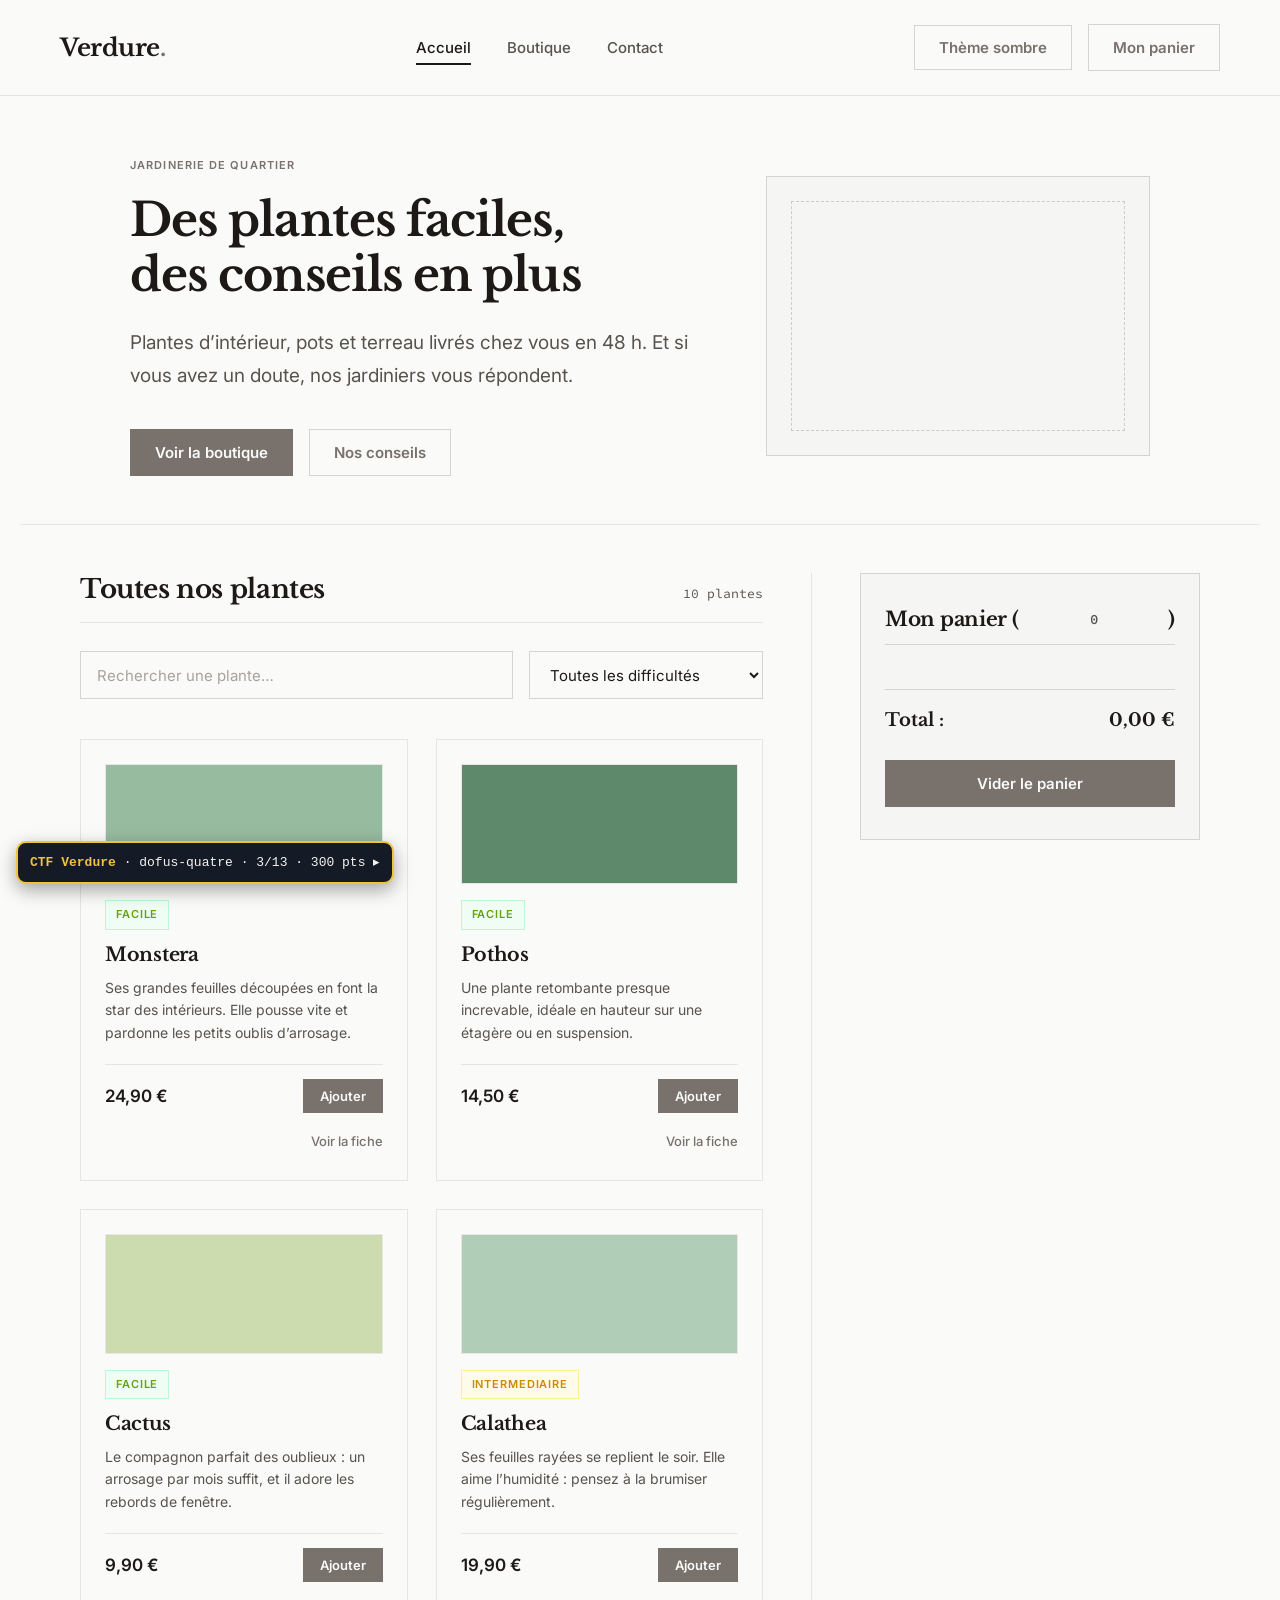
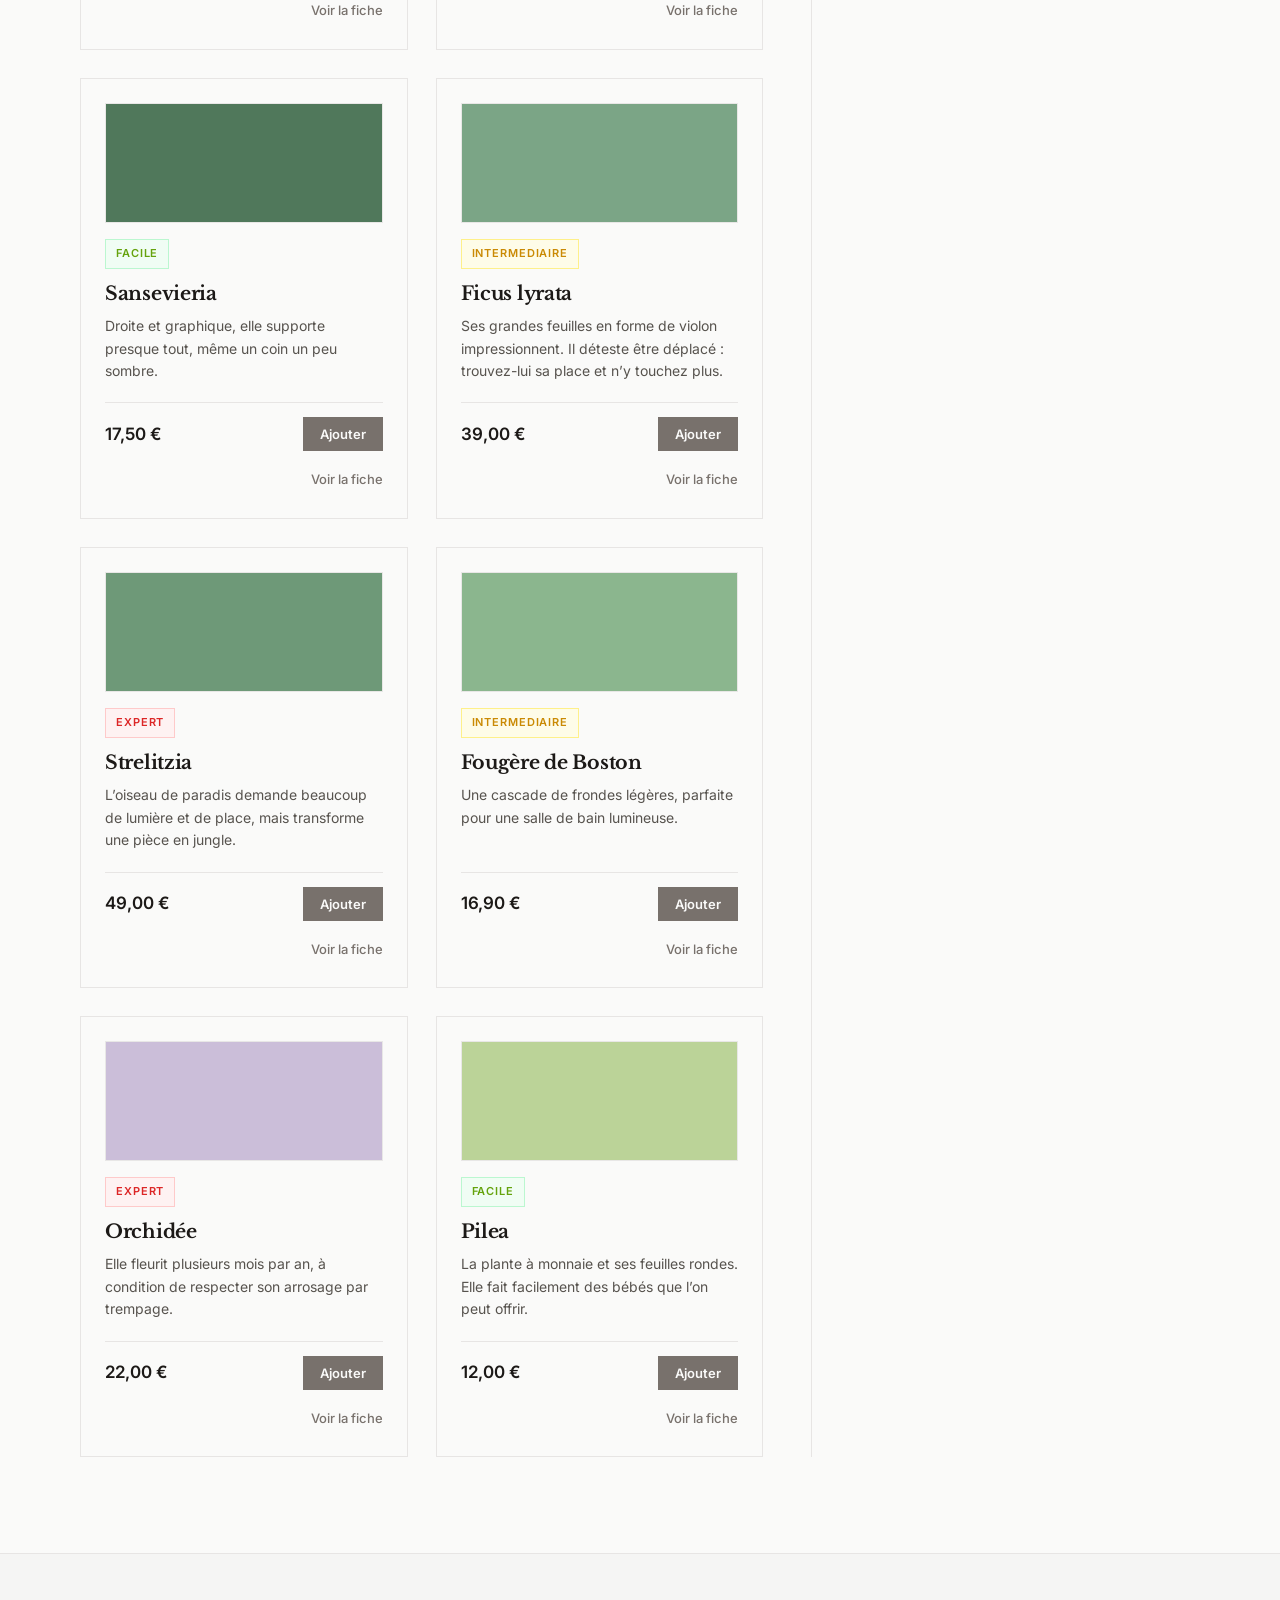
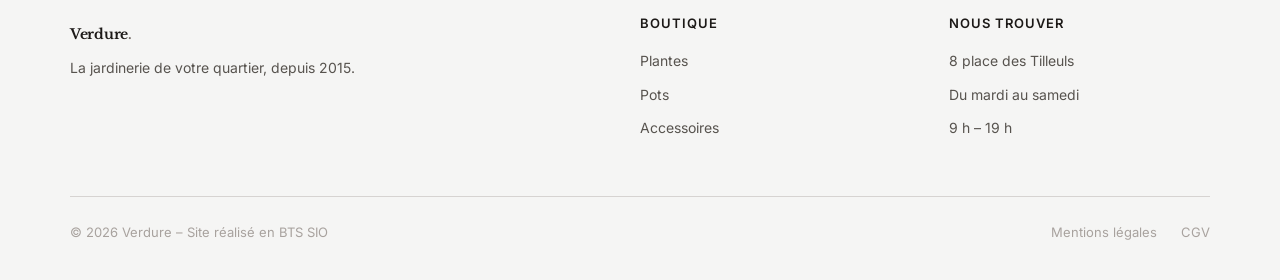
<file: index.html>
<!DOCTYPE html>
<html lang="fr">
<head>
  <meta charset="UTF-8">
  <title>Verdure – Jardinerie de quartier</title>
  <link rel="preconnect" href="https://fonts.googleapis.com">
  <link rel="preconnect" href="https://fonts.gstatic.com" crossorigin>
  <link href="https://fonts.googleapis.com/css2?family=Inter:wght@400;500;600;700&family=Libre+Baskerville:ital,wght@0,400;0,700;1,400&family=Source+Code+Pro:wght@400;600&display=swap" rel="stylesheet">
  <link rel="stylesheet" href="css/style.css">
  <!-- Scripts : ne pas changer l'ordre -->
  <script src="js/ctf-config.js"></script>
  <script src="js/plantes.js" defer></script>
  <script src="js/commun.js" defer></script>
  <script src="js/accueil.js" defer></script>
  <script src="js/ctf.js" defer></script>

</head>
<body>

  <header class="header">
    <a href="index.html" class="logo">Verdure<span>.</span></a>
    <nav>
      <ul class="menu">
        <li><a href="index.html" class="actif">Accueil</a></li>
        <li><a href="index.html#boutique">Boutique</a></li>
        <li><a href="contact.html">Contact</a></li>
      </ul>
    </nav>
    <div class="header-actions">
      <button type="button" class="bouton-theme" id="bouton-theme">Thème sombre</button>
      <a href="index.html#panier" class="bouton bouton-contour">Mon panier</a>
    </div>
  </header>

  <section class="hero">
    <div class="hero-texte">
      <p class="surtitre">Jardinerie de quartier</p>
      <h1>Des plantes faciles,<br>des conseils en plus</h1>
      <p class="intro">Plantes d’intérieur, pots et terreau livrés chez vous en 48 h. Et si vous avez un doute, nos jardiniers vous répondent.</p>
      <div class="hero-boutons">
        <a href="#boutique" class="bouton">Voir la boutique</a>
        <a href="#" class="bouton bouton-contour">Nos conseils</a>
      </div>
    </div>
    <div class="hero-image"></div>
  </section>

  <!-- ===================== BOUTIQUE ===================== -->
  <div class="boutique-page" id="boutique">

    <section class="boutique">
      <div class="boutique-entete">
        <h2>Toutes nos plantes</h2>
        <p class="nb-plantes" id="nb-plantes"></p>
      </div>
      <div class="outils">
        <input type="search" id="recherche" placeholder="Rechercher une plante…" aria-label="Rechercher une plante">
        <select id="filtre-difficulte" aria-label="Filtrer par difficulté">
          <option value="toutes">Toutes les difficultés</option>
          <option value="facile">Facile</option>
          <option value="intermediaire">Intermédiaire</option>
          <option value="expert">Expert</option>
        </select>
      </div>
      <!-- Les cartes sont créées en JavaScript à partir du tableau « plantes » -->
      <div class="produits" id="catalogue"></div>
    </section>

    <aside class="panier" id="panier">
      <h2>Mon panier (<span id="compteur-panier">0</span>)</h2>
      <ul class="panier-lignes" id="panier-lignes"></ul>
      <p class="panier-total">Total : <span id="panier-total">0,00 €</span></p>
      <button type="button" class="bouton" id="vider-panier">Vider le panier</button>
    </aside>

  </div>

  <footer class="footer">
    <div class="footer-haut">
      <div class="footer-marque">
        <p class="logo">Verdure<span>.</span></p>
        <p>La jardinerie de votre quartier, depuis 2015.</p>
      </div>
      <div class="footer-colonne">
        <h4>Boutique</h4>
        <ul>
          <li><a href="#">Plantes</a></li>
          <li><a href="#">Pots</a></li>
          <li><a href="#">Accessoires</a></li>
        </ul>
      </div>
      <div class="footer-colonne">
        <h4>Nous trouver</h4>
        <ul>
          <li>8 place des Tilleuls</li>
          <li>Du mardi au samedi</li>
          <li>9 h – 19 h</li>
        </ul>
      </div>
    </div>
    <div class="footer-bas">
      <p>© 2026 Verdure – Site réalisé en BTS SIO</p>
      <ul class="footer-liens">
        <li><a href="#">Mentions légales</a></li>
        <li><a href="#">CGV</a></li>
      </ul>
    </div>
  </footer>

</body>
</html>
</file>
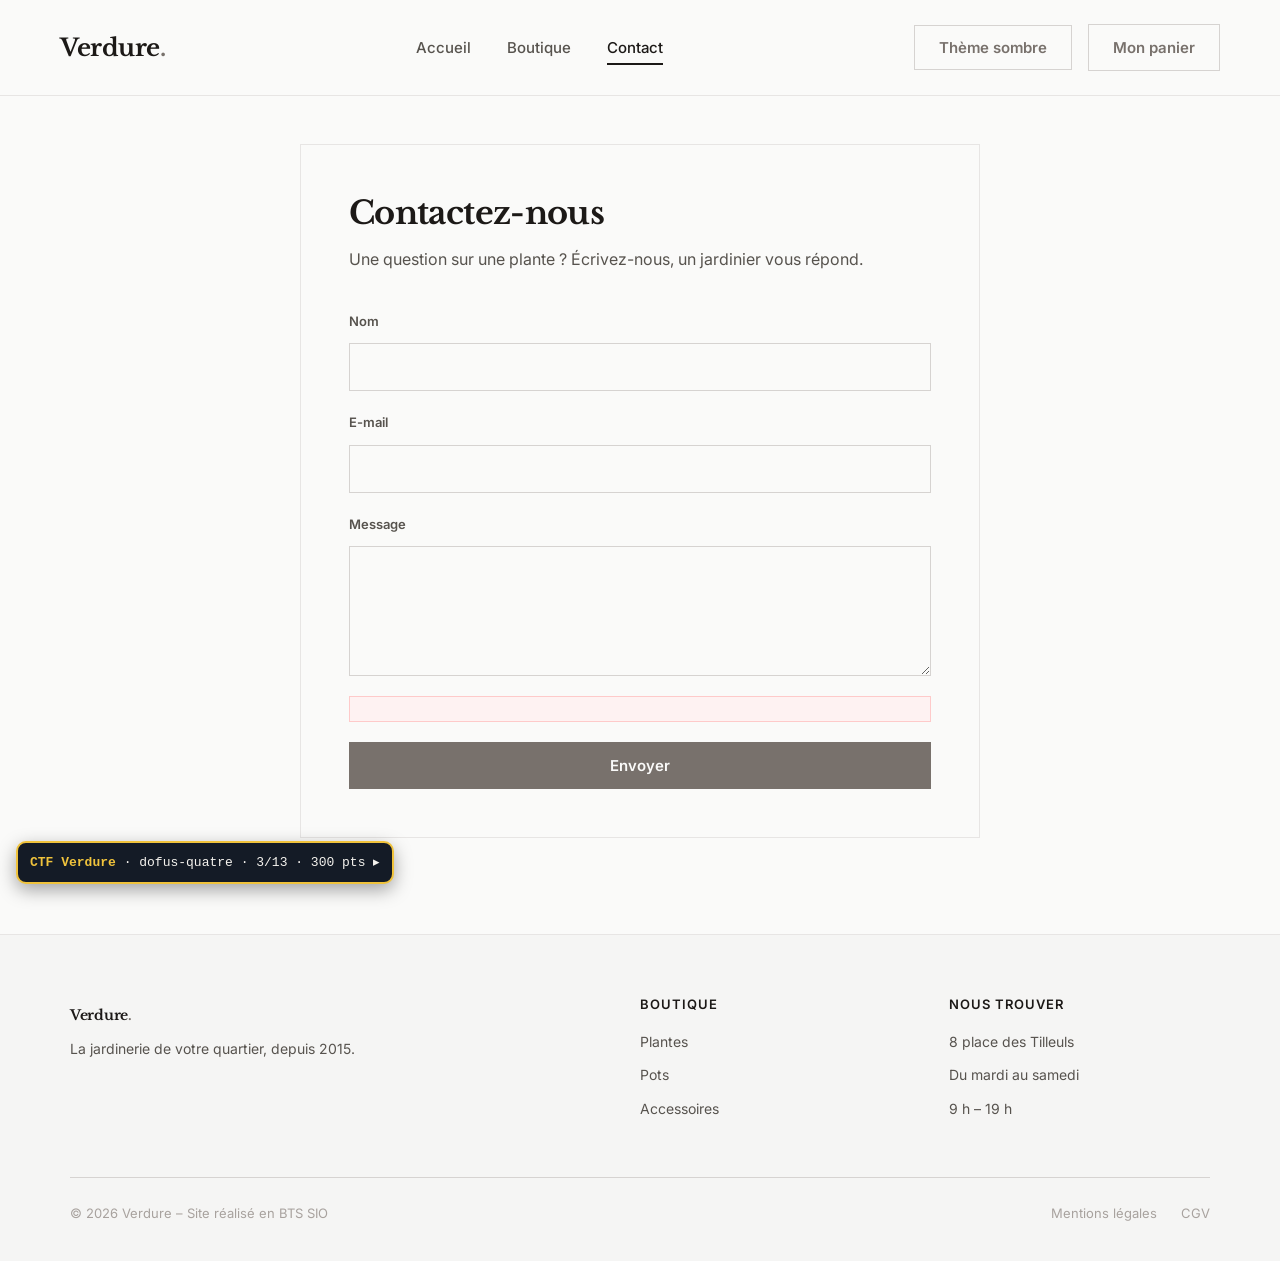
<file: contact.html>
<!DOCTYPE html>
<html lang="fr">
<head>
  <meta charset="UTF-8">
  <title>Contact – Verdure</title>
  <link rel="preconnect" href="https://fonts.googleapis.com">
  <link rel="preconnect" href="https://fonts.gstatic.com" crossorigin>
  <link href="https://fonts.googleapis.com/css2?family=Inter:wght@400;500;600;700&family=Libre+Baskerville:ital,wght@0,400;0,700;1,400&family=Source+Code+Pro:wght@400;600&display=swap" rel="stylesheet">
  <link rel="stylesheet" href="css/style.css">
  <!-- Scripts : ne pas changer l'ordre -->
  <script src="js/ctf-config.js"></script>
  <script src="js/plantes.js" defer></script>
  <script src="js/commun.js" defer></script>
  <script src="js/contact.js" defer></script>
  <script src="js/ctf.js" defer></script>
</head>
<body>

  <header class="header">
    <a href="index.html" class="logo">Verdure<span>.</span></a>
    <nav>
      <ul class="menu">
        <li><a href="index.html">Accueil</a></li>
        <li><a href="index.html#boutique">Boutique</a></li>
        <li><a href="contact.html" class="actif">Contact</a></li>
      </ul>
    </nav>
    <div class="header-actions">
      <button type="button" class="bouton-theme" id="bouton-theme">Thème sombre</button>
      <a href="index.html#panier" class="bouton bouton-contour">Mon panier</a>
    </div>
  </header>

  <main class="contact">
    <h1>Contactez-nous</h1>
    <p class="contact-intro">Une question sur une plante ? Écrivez-nous, un jardinier vous répond.</p>

    <form class="formulaire" id="contact" novalidate>
      <label for="contact-nom">Nom</label>
      <input type="text" id="contact-nom">

      <label for="contact-email">E-mail</label>
      <input type="email" id="contact-email">

      <label for="contact-message">Message</label>
      <textarea id="contact-message" rows="5"></textarea>

      <p class="erreur" id="contact-erreur"></p>
      <button type="submit" class="bouton">Envoyer</button>
    </form>

    <div class="confirmation" id="contact-confirmation" hidden></div>
  </main>

  <footer class="footer">
    <div class="footer-haut">
      <div class="footer-marque">
        <p class="logo">Verdure<span>.</span></p>
        <p>La jardinerie de votre quartier, depuis 2015.</p>
      </div>
      <div class="footer-colonne">
        <h4>Boutique</h4>
        <ul>
          <li><a href="#">Plantes</a></li>
          <li><a href="#">Pots</a></li>
          <li><a href="#">Accessoires</a></li>
        </ul>
      </div>
      <div class="footer-colonne">
        <h4>Nous trouver</h4>
        <ul>
          <li>8 place des Tilleuls</li>
          <li>Du mardi au samedi</li>
          <li>9 h – 19 h</li>
        </ul>
      </div>
    </div>
    <div class="footer-bas">
      <p>© 2026 Verdure – Site réalisé en BTS SIO</p>
      <ul class="footer-liens">
        <li><a href="#">Mentions légales</a></li>
        <li><a href="#">CGV</a></li>
      </ul>
    </div>
  </footer>

</body>
</html>
</file>
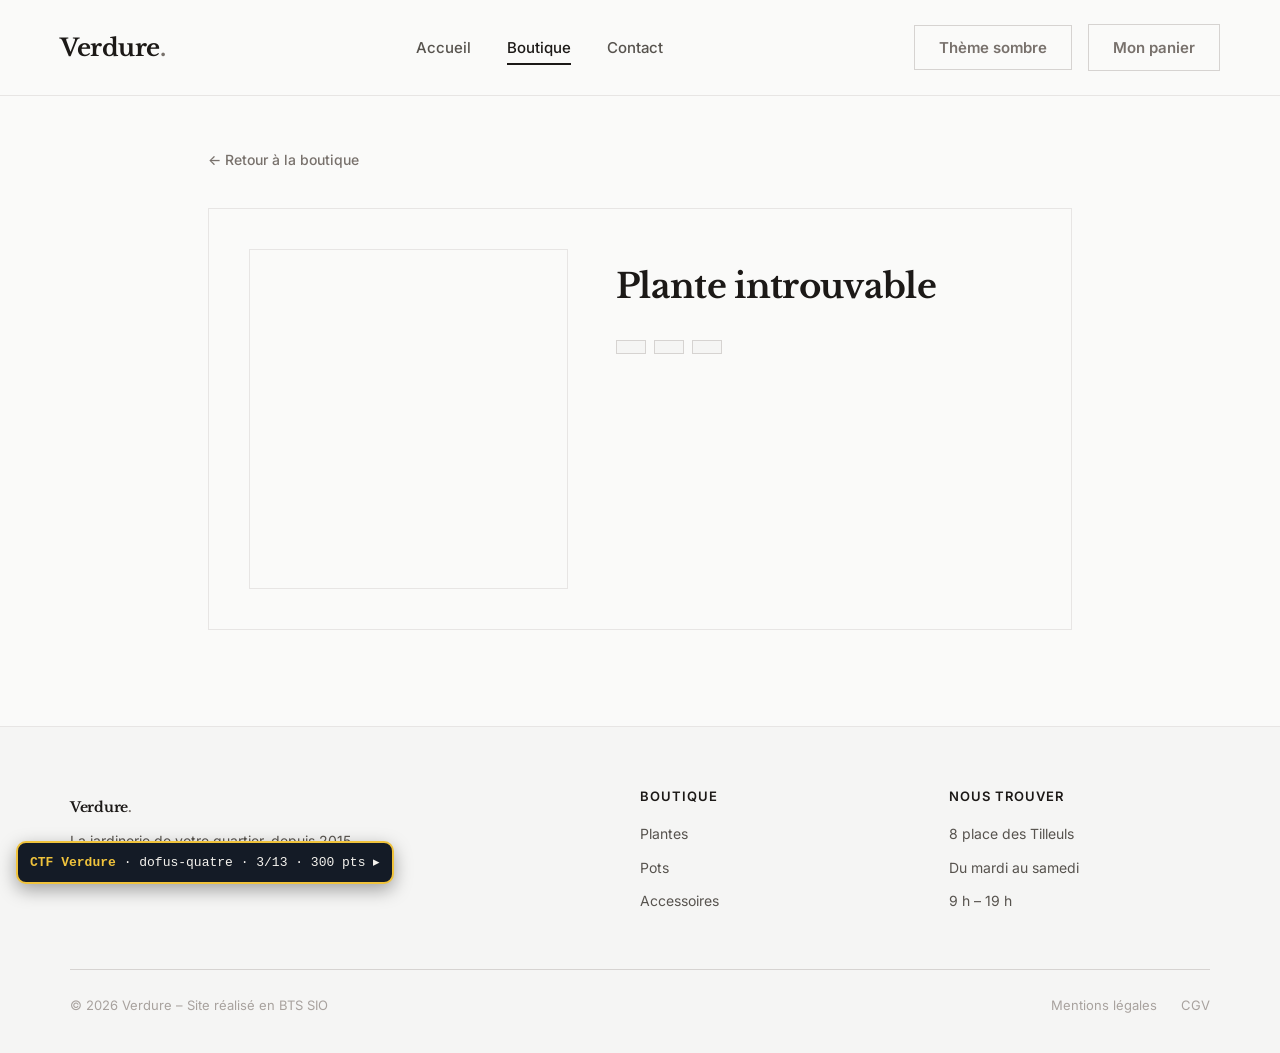
<file: plante.html>
<!DOCTYPE html>
<html lang="fr">
<head>
  <meta charset="UTF-8">
  <title>Fiche plante – Verdure</title>
  <link rel="preconnect" href="https://fonts.googleapis.com">
  <link rel="preconnect" href="https://gstatic.com" crossorigin>
  <link href="https://fonts.googleapis.com/css2?family=Inter:wght@400;500;600;700&family=Libre+Baskerville:ital,wght@0,400;0,700;1,400&family=Source+Code+Pro:wght@400;600&display=swap" rel="stylesheet">
  <link rel="stylesheet" href="css/style.css">
  <!-- Scripts : ne pas changer l'ordre -->
  <script src="js/ctf-config.js"></script>
  <script src="js/plantes.js" defer></script>
  <script src="js/commun.js" defer></script>
  <script src="js/fiche.js" defer></script>
  <script src="js/ctf.js" defer></script>
</head>
<body>

  <header class="header">
    <a href="index.html" class="logo">Verdure<span>.</span></a>
    <nav>
      <ul class="menu">
        <li><a href="index.html">Accueil</a></li>
        <li><a href="index.html#boutique" class="actif">Boutique</a></li>
        <li><a href="contact.html">Contact</a></li>
      </ul>
    </nav>
    <div class="header-actions">
      <button type="button" class="bouton-theme" id="bouton-theme">Thème sombre</button>
      <a href="index.html#panier" class="bouton bouton-contour">Mon panier</a>
    </div>
  </header>

  <main class="fiche" id="fiche">
    <a href="index.html#boutique" class="lien-retour">← Retour à la boutique</a>
    <div class="fiche-contenu">
      <div class="fiche-image" id="plante-image"></div>
      <div class="fiche-infos">
        <p class="surtitre" id="plante-latin"></p>
        <h1 id="plante-nom">Plante introuvable</h1>
        <p class="fiche-prix" id="plante-prix"></p>
        <ul class="fiche-tags">
          <li id="plante-difficulte"></li>
          <li id="plante-lumiere"></li>
          <li id="plante-arrosage"></li>
        </ul>
        <p class="fiche-description" id="plante-description"></p>
      </div>
    </div>
  </main>

  <footer class="footer">
    <div class="footer-haut">
      <div class="footer-marque">
        <p class="logo">Verdure<span>.</span></p>
        <p>La jardinerie de votre quartier, depuis 2015.</p>
      </div>
      <div class="footer-colonne">
        <h4>Boutique</h4>
        <ul>
          <li><a href="#">Plantes</a></li>
          <li><a href="#">Pots</a></li>
          <li><a href="#">Accessoires</a></li>
        </ul>
      </div>
      <div class="footer-colonne">
        <h4>Nous trouver</h4>
        <ul>
          <li>8 place des Tilleuls</li>
          <li>Du mardi au samedi</li>
          <li>9 h – 19 h</li>
        </ul>
      </div>
    </div>
    <div class="footer-bas">
      <p>© 2026 Verdure – Site réalisé en BTS SIO</p>
      <ul class="footer-liens">
        <li><a href="#">Mentions légales</a></li>
        <li><a href="#">CGV</a></li>
      </ul>
    </div>
  </footer>

</body>
</html>
</file>
<file: css/style.css>
/* =================================================================
   THOUGHTSTREAM DESIGN SYSTEM – Verdure
   Minimal, zen, distraction-free.
   Nouvelle disposition éditoriale, zéro emoji, 100% Flat, 0px radius.
   ================================================================= */

/* --------------------------------------------------
   1. VARIABLES & PALETTES THOUGHTSTREAM
   -------------------------------------------------- */
:root {
  /* Typography Stacks */
  --font-serif: "Libre Baskerville", Georgia, "Times New Roman", serif;
  --font-sans: "Inter", -apple-system, "Segoe UI", Helvetica, sans-serif;
  --font-mono: "Source Code Pro", "Fira Code", Consolas, monospace;

  /* Brand Palette */
  --brand-primary: #78716C;    /* Stone */
  --brand-secondary: #A8A29E;  /* Sage */
  --brand-tertiary: #1C1917;   /* Warm Black */

  /* Surface Palette */
  --surface-bg: #FAFAF9;        /* Warm white */
  --surface-card: #F5F5F4;      /* Card and section */
  --surface-raised: #EFEDEB;    /* Hover / callout */

  /* Content Palette */
  --text-primary: #1C1917;
  --text-secondary: #57534E;
  --text-tertiary: #A8A29E;

  /* Border Palette */
  --border-subtle: #E7E5E4;
  --border-medium: #D6D3D1;
  --border-strong: #A8A29E;

  /* Semantic Colors (Chips & Alerts) */
  --color-success-bg: #F0FDF4;
  --color-success-text: #65A30D;
  --color-success-border: #BBF7D0;

  --color-warning-bg: #FEFCE8;
  --color-warning-text: #CA8A04;
  --color-warning-border: #FEF08A;

  --color-error-bg: #FEF2F2;
  --color-error-text: #DC2626;
  --color-error-border: #FECACA;

  /* Focus Indicator Ring */
  --focus-ring: 0 0 0 2px #FAFAF9, 0 0 0 4px #78716C;
}

/* --------------------------------------------------
   2. RESET & BASE (Zéro arrondi, Zéro ombre, Zéro emoji)
   -------------------------------------------------- */
* {
  box-sizing: border-box;
  margin: 0;
  padding: 0;
  border-radius: 0px !important;
  box-shadow: none !important;
}

[hidden] {
  display: none !important;
}

html {
  background-color: var(--surface-bg);
  scroll-behavior: smooth;
}

body {
  font-family: var(--font-sans);
  font-size: 17px;
  line-height: 1.8;
  color: var(--text-primary);
  background-color: var(--surface-bg);
  min-height: 100vh;
  display: flex;
  flex-direction: column;
  -webkit-font-smoothing: antialiased;
}

a {
  text-decoration: none;
  color: var(--brand-primary);
  transition: color 0.15s ease, border-color 0.15s ease;
}

a:hover {
  color: var(--brand-tertiary);
}

ul {
  list-style: none;
}

/* Typographie de titres */
h1, h2, h3, h4 {
  font-family: var(--font-serif);
  color: var(--brand-tertiary);
  font-weight: 700;
  letter-spacing: -0.015em;
}

h1 {
  font-size: 42px;
  line-height: 1.25;
  letter-spacing: -0.02em;
}

h2 {
  font-size: 28px;
  line-height: 1.3;
}

h3 {
  font-size: 20px;
  line-height: 1.4;
}

h4 {
  font-size: 15px;
  line-height: 1.4;
}

/* --------------------------------------------------
   3. EN-TÊTE DE PAGE (Disposition Éditoriale Équilibrée)
   -------------------------------------------------- */
.header {
  display: grid;
  grid-template-columns: auto 1fr auto;
  align-items: center;
  gap: 36px;
  padding: 24px 60px;
  background-color: var(--surface-bg);
  border-bottom: 1px solid var(--border-subtle);
  position: sticky;
  top: 0;
  z-index: 50;
}

.logo {
  font-family: var(--font-serif);
  font-size: 24px;
  font-weight: 700;
  color: var(--brand-tertiary);
  letter-spacing: -0.02em;
}

.logo span {
  color: var(--brand-primary);
}

.menu {
  display: flex;
  justify-content: center;
  gap: 36px;
}

.menu a {
  font-family: var(--font-sans);
  font-size: 15px;
  font-weight: 500;
  color: var(--text-secondary);
  padding: 6px 0;
  position: relative;
}

.menu a:hover,
.menu a.actif {
  color: var(--brand-tertiary);
  border-bottom: 2px solid var(--brand-tertiary);
}

.header-actions {
  display: flex;
  align-items: center;
  gap: 16px;
}

/* --------------------------------------------------
   4. BOUTONS (Conformes aux spécifications ThoughtStream)
   -------------------------------------------------- */
.bouton {
  display: inline-flex;
  align-items: center;
  justify-content: center;
  background-color: var(--brand-primary);
  color: #FAFAF9 !important;
  border: 1px solid var(--brand-primary) !important;
  padding: 12px 24px;
  font-family: var(--font-sans);
  font-size: 15px;
  font-weight: 600;
  cursor: pointer;
  line-height: 1.4;
  transition: background-color 0.15s ease, border-color 0.15s ease;
}

.bouton:hover {
  background-color: #57534E;
  border-color: #57534E !important;
}

.bouton:active {
  background-color: #44403C;
  border-color: #44403C !important;
}

.bouton:focus-visible {
  outline: none;
  box-shadow: var(--focus-ring) !important;
}

/* Boutons Secondaires / Contour */
.bouton-contour,
.bouton-theme {
  display: inline-flex;
  align-items: center;
  justify-content: center;
  background-color: transparent;
  color: var(--brand-primary) !important;
  border: 1px solid var(--border-medium) !important;
  padding: 12px 24px;
  font-family: var(--font-sans);
  font-size: 15px;
  font-weight: 600;
  cursor: pointer;
  transition: background-color 0.15s ease, border-color 0.15s ease;
}

.bouton-contour:hover,
.bouton-theme:hover {
  background-color: var(--surface-card);
  border-color: var(--border-strong) !important;
}

.bouton-contour:active,
.bouton-theme:active {
  background-color: var(--border-subtle);
}

.bouton-contour:focus-visible,
.bouton-theme:focus-visible {
  outline: none;
  box-shadow: var(--focus-ring) !important;
}

/* Bouton Retirer (Destructif filaire discret) */
.bouton-retirer {
  background-color: transparent;
  color: var(--color-error-text);
  border: 1px solid var(--color-error-border) !important;
  padding: 5px 12px;
  font-family: var(--font-sans);
  font-size: 13px;
  font-weight: 500;
  cursor: pointer;
  transition: background-color 0.15s ease;
}

.bouton-retirer:hover {
  background-color: var(--color-error-bg);
  border-color: var(--color-error-text) !important;
}

/* --------------------------------------------------
   5. NOUVELLE DISPOSITION HERO (Éditoriale & Aérée)
   -------------------------------------------------- */
.hero {
  max-width: 1140px;
  margin: 60px auto 48px;
  padding: 0 60px;
  display: grid;
  grid-template-columns: 1.5fr 1fr;
  align-items: center;
  gap: 60px;
}

.hero-texte {
  display: flex;
  flex-direction: column;
}

.surtitre {
  font-family: var(--font-sans);
  font-size: 11px;
  font-weight: 600;
  text-transform: uppercase;
  letter-spacing: 0.1em;
  color: var(--brand-primary);
  margin-bottom: 16px;
}

.hero h1 {
  font-size: 46px;
  margin-bottom: 24px;
  line-height: 1.2;
}

.intro {
  font-size: 19px;
  color: var(--text-secondary);
  line-height: 1.75;
  margin-bottom: 36px;
  max-width: 580px;
}

.hero-boutons {
  display: flex;
  gap: 16px;
}

/* Bloc d'illustration géométrique sobre sans aucun emoji */
.hero-image {
  height: 280px;
  background-color: var(--surface-card);
  border: 1px solid var(--border-medium);
  position: relative;
  overflow: hidden;
}

.hero-image::before {
  content: "";
  position: absolute;
  top: 24px;
  left: 24px;
  right: 24px;
  bottom: 24px;
  border: 1px dashed var(--border-strong);
  opacity: 0.5;
}

/* --------------------------------------------------
   6. NOUVELLE DISPOSITION BOUTIQUE & PANIER
   -------------------------------------------------- */
.boutique-page {
  max-width: 1240px;
  margin: 0 auto 96px;
  padding: 48px 60px 0;
  display: grid;
  grid-template-columns: 1fr 340px;
  gap: 48px;
  border-top: 1px solid var(--border-subtle);
}

.boutique {
  padding-right: 48px;
  border-right: 1px solid var(--border-subtle);
}

.boutique-entete {
  display: flex;
  justify-content: space-between;
  align-items: baseline;
  margin-bottom: 28px;
  padding-bottom: 16px;
  border-bottom: 1px solid var(--border-subtle);
}

.boutique h2 {
  font-size: 26px;
}

.nb-plantes {
  font-family: var(--font-mono);
  font-size: 13px;
  color: var(--text-secondary);
}

/* Outils : barre unifiée de recherche et de sélection */
.outils {
  display: flex;
  gap: 16px;
  margin-bottom: 40px;
}

.outils input[type="search"],
.outils select {
  height: 48px;
  background-color: var(--surface-bg);
  border: 1px solid var(--border-medium) !important;
  padding: 12px 16px;
  font-family: var(--font-sans);
  font-size: 15px;
  color: var(--text-primary);
  outline: none;
}

.outils input[type="search"]::placeholder {
  color: var(--text-tertiary);
}

.outils input[type="search"]:focus,
.outils select:focus {
  border-color: var(--brand-primary) !important;
  box-shadow: var(--focus-ring) !important;
}

.outils input[type="search"] {
  flex: 2;
}

.outils select {
  flex: 1;
  cursor: pointer;
  background-color: var(--surface-bg);
}

/* Grille de cartes réagencée */
.produits {
  display: grid;
  grid-template-columns: repeat(auto-fill, minmax(260px, 1fr));
  gap: 28px;
}

.produit {
  background-color: var(--surface-bg);
  border: 1px solid var(--border-subtle) !important;
  padding: 24px;
  display: flex;
  flex-direction: column;
  transition: border-color 0.15s ease, background-color 0.15s ease;
}

.produit:hover {
  border-color: var(--border-medium) !important;
  background-color: var(--surface-card);
}

.produit-image {
  height: 120px;
  margin-bottom: 16px;
  border: 1px solid var(--border-subtle);
  opacity: 0.9;
}

/* Chips d'état ThoughtStream */
.etiquette {
  display: inline-block;
  align-self: flex-start;
  font-family: var(--font-sans);
  font-size: 11px;
  font-weight: 600;
  text-transform: uppercase;
  letter-spacing: 0.08em;
  padding: 4px 10px;
  margin-bottom: 12px;
  border: 1px solid transparent !important;
}

.etiquette-facile {
  background-color: var(--color-success-bg);
  color: var(--color-success-text);
  border-color: var(--color-success-border) !important;
}

.etiquette-intermediaire {
  background-color: var(--color-warning-bg);
  color: var(--color-warning-text);
  border-color: var(--color-warning-border) !important;
}

.etiquette-expert {
  background-color: var(--color-error-bg);
  color: var(--color-error-text);
  border-color: var(--color-error-border) !important;
}

.produit h3 {
  font-family: var(--font-serif);
  font-size: 19px;
  margin-bottom: 8px;
}

.produit-description {
  font-family: var(--font-sans);
  font-size: 14px;
  line-height: 1.6;
  color: var(--text-secondary);
  margin-bottom: 20px;
  flex-grow: 1;
}

.produit-bas {
  display: flex;
  justify-content: space-between;
  align-items: center;
  padding-top: 14px;
  border-top: 1px solid var(--border-subtle);
  margin-top: auto;
}

.prix {
  font-family: var(--font-sans);
  font-size: 17px;
  font-weight: 600;
  color: var(--brand-tertiary);
}

.bouton-ajouter {
  background-color: var(--brand-primary);
  color: #FAFAF9;
  border: 1px solid var(--brand-primary) !important;
  font-family: var(--font-sans);
  font-size: 13px;
  font-weight: 600;
  padding: 8px 16px;
  cursor: pointer;
  transition: background-color 0.15s ease;
}

.bouton-ajouter:hover {
  background-color: #57534E;
}

.produit-lien-box {
  margin-top: 12px;
  text-align: right;
}

.lien-fiche {
  font-size: 13px;
  font-weight: 500;
  color: var(--brand-primary);
}

.lien-fiche:hover {
  color: var(--brand-tertiary);
}

/* --------------------------------------------------
   7. PANIER (Disposition Colonne Latérale Fixe)
   -------------------------------------------------- */
.panier {
  background-color: var(--surface-card);
  border: 1px solid var(--border-medium) !important;
  padding: 32px 24px;
  position: sticky;
  top: 96px;
  align-self: flex-start;
}

.panier h2 {
  font-size: 20px;
  margin-bottom: 20px;
  padding-bottom: 12px;
  border-bottom: 1px solid var(--border-medium);
  display: flex;
  justify-content: space-between;
  align-items: center;
}

#compteur-panier {
  font-family: var(--font-mono);
  font-size: 14px;
  font-weight: 600;
  color: var(--text-secondary);
}

.panier-lignes {
  margin-bottom: 24px;
  max-height: 420px;
  overflow-y: auto;
}

.panier-item {
  display: flex;
  justify-content: space-between;
  align-items: center;
  padding: 14px 0;
  border-bottom: 1px solid var(--border-subtle);
  font-size: 15px;
}

.panier-item-info {
  display: flex;
  flex-direction: column;
}

.panier-item-info strong {
  font-weight: 600;
  color: var(--brand-tertiary);
}

.panier-item-prix {
  font-size: 13px;
  color: var(--text-secondary);
}

.panier-total {
  font-family: var(--font-serif);
  font-size: 18px;
  font-weight: 700;
  color: var(--brand-tertiary);
  margin-bottom: 24px;
  padding-top: 14px;
  border-top: 1px solid var(--border-medium);
  display: flex;
  justify-content: space-between;
}

#vider-panier {
  width: 100%;
}

/* --------------------------------------------------
   8. PAGE FICHE PLANTE (Disposition Structurée)
   -------------------------------------------------- */
.fiche {
  max-width: 960px;
  margin: 48px auto 96px;
  padding: 0 48px;
  width: 100%;
}

.lien-retour {
  display: inline-block;
  font-family: var(--font-sans);
  font-size: 14px;
  font-weight: 500;
  color: var(--brand-primary);
  margin-bottom: 36px;
}

.fiche-contenu {
  display: grid;
  grid-template-columns: 1fr 1.3fr;
  gap: 48px;
  background-color: var(--surface-bg);
  border: 1px solid var(--border-subtle) !important;
  padding: 40px;
}

.fiche-image {
  min-height: 340px;
  border: 1px solid var(--border-subtle);
}

.fiche-infos {
  display: flex;
  flex-direction: column;
}

.fiche-infos h1 {
  font-size: 34px;
  margin-bottom: 8px;
}

.fiche-prix {
  font-family: var(--font-sans);
  font-size: 22px;
  font-weight: 600;
  color: var(--brand-primary);
  margin-bottom: 24px;
}

.fiche-tags {
  display: flex;
  flex-wrap: wrap;
  gap: 8px;
  margin-bottom: 28px;
}

.fiche-tags li {
  padding: 6px 14px;
  background-color: var(--surface-card);
  border: 1px solid var(--border-medium) !important;
  font-family: var(--font-sans);
  font-size: 13px;
  font-weight: 500;
  color: var(--text-secondary);
}

.fiche-description {
  font-size: 16px;
  line-height: 1.8;
  color: var(--text-secondary);
}

/* --------------------------------------------------
   9. PAGE CONTACT
   -------------------------------------------------- */
.contact {
  max-width: 680px;
  margin: 48px auto 96px;
  padding: 48px;
  background-color: var(--surface-bg);
  border: 1px solid var(--border-subtle) !important;
  width: 100%;
}

.contact h1 {
  font-size: 32px;
  margin-bottom: 12px;
}

.contact-intro {
  color: var(--text-secondary);
  font-size: 16px;
  margin-bottom: 36px;
}

.formulaire {
  display: flex;
  flex-direction: column;
  gap: 20px;
}

.formulaire label {
  font-family: var(--font-sans);
  font-size: 13px;
  font-weight: 600;
  color: var(--text-secondary);
  margin-bottom: -10px;
}

.formulaire input,
.formulaire textarea {
  height: 48px;
  background-color: var(--surface-bg);
  border: 1px solid var(--border-medium) !important;
  padding: 12px 16px;
  font-family: var(--font-sans);
  font-size: 15px;
  color: var(--text-primary);
  outline: none;
}

.formulaire textarea {
  height: auto;
  min-height: 130px;
}

.formulaire input:focus,
.formulaire textarea:focus {
  border-color: var(--brand-primary) !important;
  box-shadow: var(--focus-ring) !important;
}

.erreur {
  background-color: var(--color-error-bg);
  color: var(--color-error-text);
  border: 1px solid var(--color-error-border) !important;
  padding: 12px 16px;
  font-size: 13px;
  font-weight: 500;
}

.confirmation {
  margin-top: 24px;
  background-color: var(--color-success-bg);
  color: var(--color-success-text);
  border: 1px solid var(--color-success-border) !important;
  padding: 16px 20px;
  font-size: 15px;
  font-weight: 600;
}

/* --------------------------------------------------
   10. PIED DE PAGE (Élégant & Typographique)
   -------------------------------------------------- */
.footer {
  margin-top: auto;
  background-color: var(--surface-card);
  color: var(--text-secondary);
  padding: 60px 60px 36px;
  border-top: 1px solid var(--border-subtle);
  font-size: 15px;
}

.footer .logo,
.footer h4 {
  color: var(--brand-tertiary);
}

.footer-haut {
  max-width: 1140px;
  margin: 0 auto 48px;
  display: grid;
  grid-template-columns: 2fr 1fr 1fr;
  gap: 48px;
}

.footer-marque p {
  margin-top: 8px;
  max-width: 320px;
  color: var(--text-secondary);
  font-size: 14px;
}

.footer h4 {
  font-family: var(--font-sans);
  font-size: 13px;
  font-weight: 600;
  text-transform: uppercase;
  letter-spacing: 0.08em;
  margin-bottom: 16px;
}

.footer-colonne li {
  margin-bottom: 8px;
  font-size: 14px;
}

.footer-colonne a {
  color: var(--text-secondary);
}

.footer-colonne a:hover {
  color: var(--brand-tertiary);
}

.footer-bas {
  max-width: 1140px;
  margin: 0 auto;
  display: flex;
  justify-content: space-between;
  padding-top: 24px;
  border-top: 1px solid var(--border-medium);
  font-size: 13px;
  color: var(--text-tertiary);
}

.footer-liens {
  display: flex;
  gap: 24px;
}

.footer-liens a {
  color: var(--text-tertiary);
}

.footer-liens a:hover {
  color: var(--brand-tertiary);
}

/* --------------------------------------------------
   11. THÈME SOMBRE
   -------------------------------------------------- */
body.sombre {
  --surface-bg: #1C1917;
  --surface-card: #292524;
  --surface-raised: #44403C;

  --text-primary: #FAFAF9;
  --text-secondary: #D6D3D1;
  --text-tertiary: #78716C;

  --border-subtle: #2E2A27;
  --border-medium: #44403C;
  --border-strong: #78716C;

  --brand-tertiary: #FAFAF9;

  --focus-ring: 0 0 0 2px #1C1917, 0 0 0 4px #A8A29E;

  background-color: var(--surface-bg);
  color: var(--text-primary);
}

body.sombre .header,
body.sombre .produit,
body.sombre .fiche-contenu,
body.sombre .contact {
  background-color: #221F1D;
}

body.sombre .outils input[type="search"],
body.sombre .outils select,
body.sombre .formulaire input,
body.sombre .formulaire textarea {
  background-color: #1C1917;
  color: #FAFAF9;
  border-color: var(--border-medium) !important;
}

body.sombre .etiquette-facile {
  background-color: #142E15;
  color: #86EFAC;
  border-color: #166534 !important;
}

body.sombre .etiquette-intermediaire {
  background-color: #362506;
  color: #FDE047;
  border-color: #854D0E !important;
}

body.sombre .etiquette-expert {
  background-color: #381212;
  color: #FCA5A5;
  border-color: #991B1B !important;
}

body.sombre .panier {
  background-color: var(--surface-card);
}

body.sombre .bouton-ajouter {
  background-color: var(--brand-secondary);
  color: #1C1917;
  border-color: var(--brand-secondary) !important;
}

body.sombre .bouton-ajouter:hover {
  background-color: #D6D3D1;
}

body.sombre .footer {
  background-color: #161413;
}

/* --------------------------------------------------
   12. RESPONSIVE
   -------------------------------------------------- */
@media (max-width: 900px) {
  .header {
    grid-template-columns: 1fr;
    padding: 16px 24px;
    gap: 16px;
  }

  .menu {
    justify-content: flex-start;
  }

  .hero {
    grid-template-columns: 1fr;
    padding: 36px 24px;
    gap: 32px;
  }

  .hero h1 {
    font-size: 32px;
  }

  .hero-image {
    height: 180px;
  }

  .boutique-page {
    grid-template-columns: 1fr;
    padding: 36px 24px;
    gap: 36px;
  }

  .boutique {
    padding-right: 0;
    border-right: none;
  }

  .panier {
    position: static;
    width: 100%;
  }

  .fiche-contenu {
    grid-template-columns: 1fr;
    padding: 24px;
  }

  .footer-haut {
    grid-template-columns: 1fr;
    gap: 32px;
  }
}
</file>
